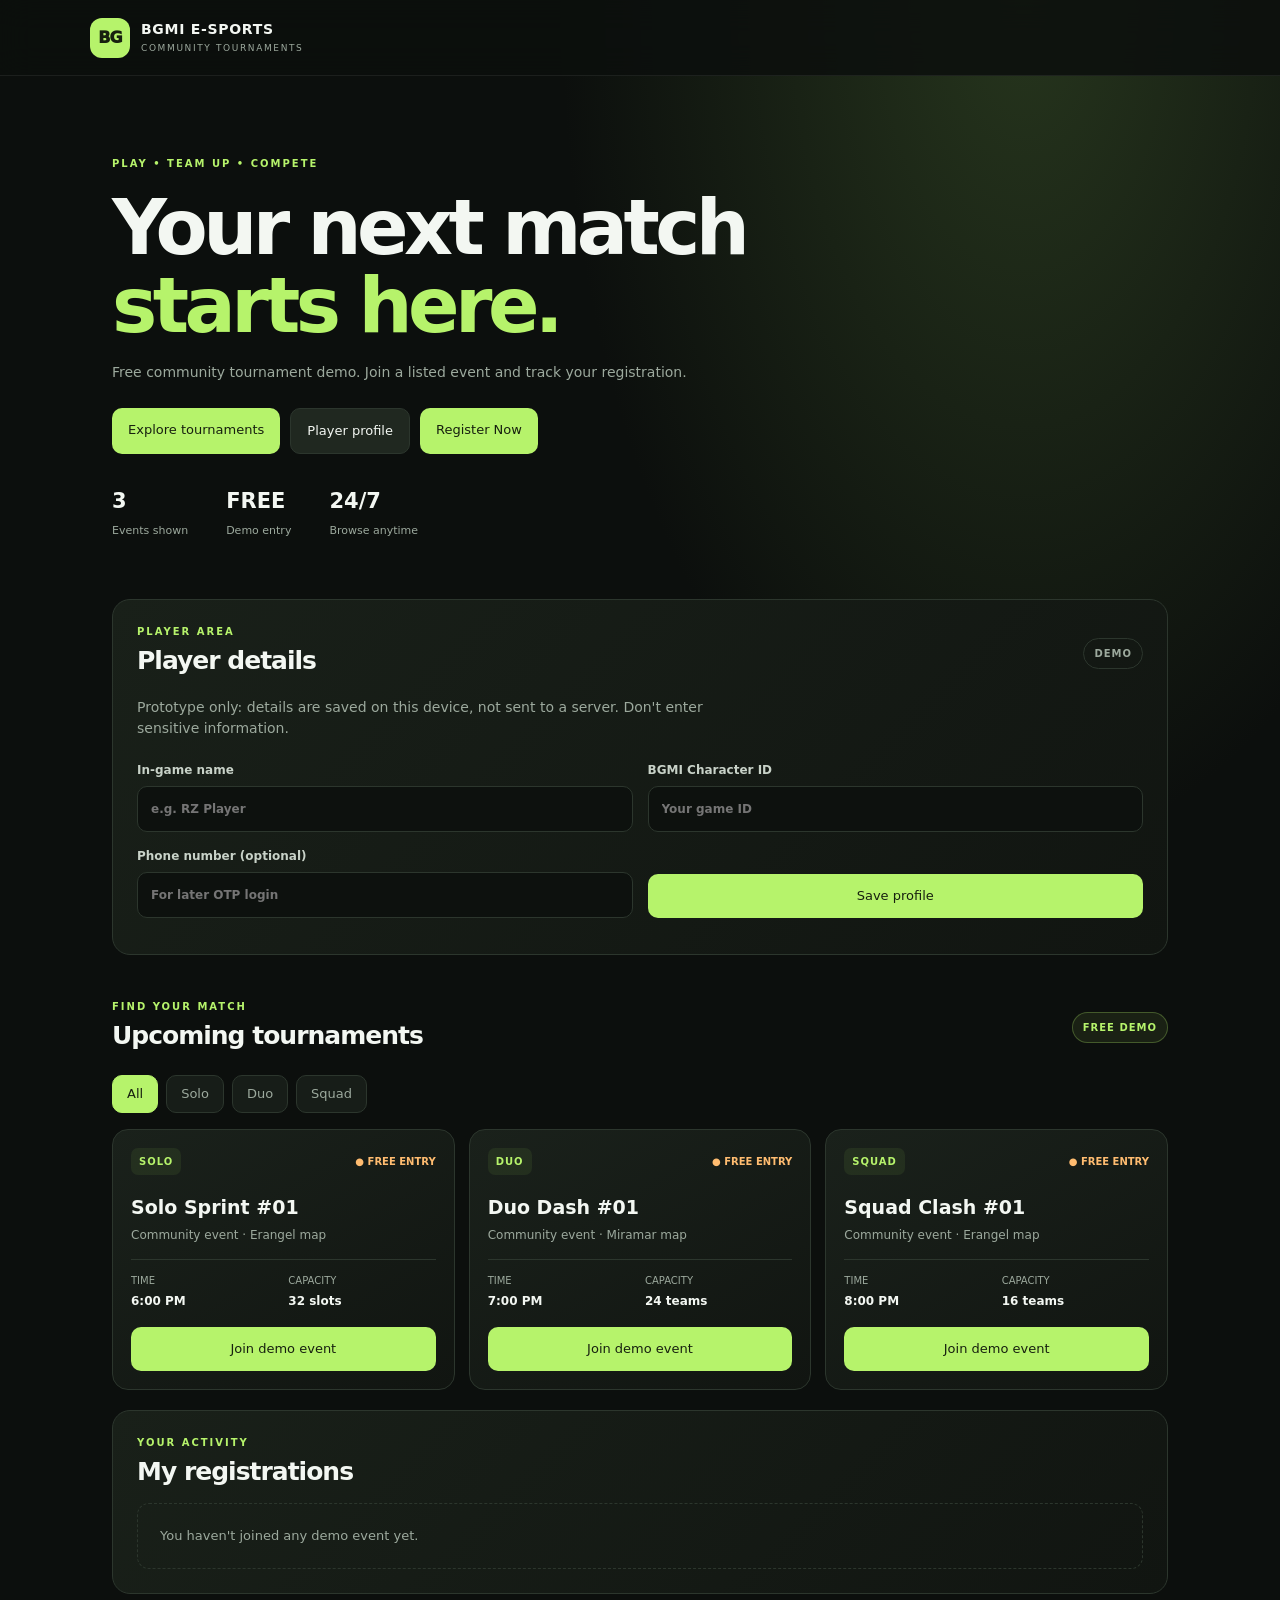
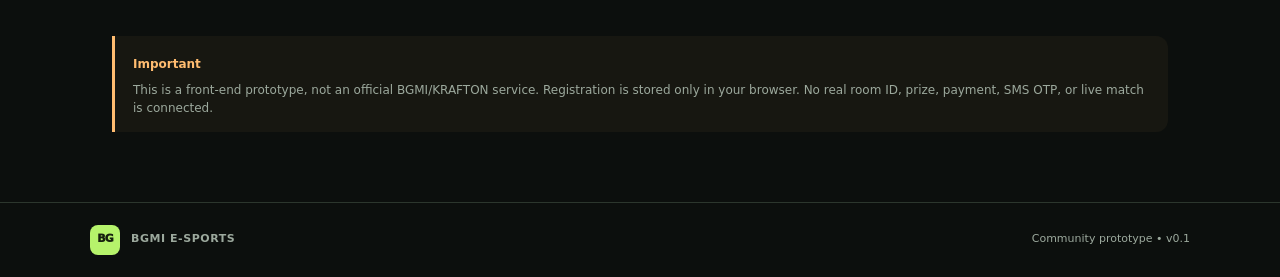
<file: index.html>
<!doctype html>
<html lang="hi">
<head>
  <meta charset="utf-8">
  <meta name="viewport" content="width=device-width,initial-scale=1">
  <meta name="theme-color" content="#10130f">
  <meta name="description" content="BGMI E-SPORTS community tournament demo">
  <link rel="manifest" href="manifest.json">
  <link rel="icon" href="icon.svg" type="image/svg+xml">
  <title>BGMI E-SPORTS</title>
  <link rel="stylesheet" href="style.css">
</head>
<body>
  <header class="topbar">
    <div class="brand"><div class="brand-icon">BG</div><div><strong>BGMI E-SPORTS</strong><small>COMMUNITY TOURNAMENTS</small></div></div>
    <button id="installBtn" class="ghost hidden">Install App</button>
  </header>
  <main>
    <section class="hero">
      <div class="eyebrow">PLAY • TEAM UP • COMPETE</div>
      <h1>Your next match<br><span>starts here.</span></h1>
      <p>Free community tournament demo. Join a listed event and track your registration.</p>
      
<div class="hero-actions"><a class="primary" href="#tournaments">Explore tournaments</a><a class="secondary" href="#profile">Player profile</a><a class="primary" href="https://docs.google.com/forms/d/e/1FAIpQLScusHgY_jOMbTsUbYSFeGbrYfbqFIEu9jQOlp8oQFUt8ugVOQ/viewform" target="_blank" rel="noopener noreferrer">Register Now</a></div>

      <div class="stats"><div><b id="eventCount">3</b><small>Events shown</small></div><div><b>FREE</b><small>Demo entry</small></div><div><b>24/7</b><small>Browse anytime</small></div></div>
    </section>

    <section id="profile" class="panel">
      <div class="section-heading"><div><div class="eyebrow">PLAYER AREA</div><h2>Player details</h2></div><span class="tag">DEMO</span></div>
      <p class="muted">Prototype only: details are saved on this device, not sent to a server. Don't enter sensitive information.</p>
      <form id="profileForm" class="form-grid">
        <label>In-game name<input id="playerName" maxlength="24" placeholder="e.g. RZ Player" required></label>
        <label>BGMI Character ID<input id="playerId" inputmode="numeric" maxlength="20" placeholder="Your game ID" required></label>
        <label>Phone number (optional)<input id="phone" inputmode="tel" maxlength="16" placeholder="For later OTP login"></label>
        <button class="primary" type="submit">Save profile</button>
      </form>
      <p id="profileMessage" class="message" aria-live="polite"></p>
    </section>

    <section id="tournaments">
      <div class="section-heading"><div><div class="eyebrow">FIND YOUR MATCH</div><h2>Upcoming tournaments</h2></div><span class="tag green">FREE DEMO</span></div>
      <div class="filters"><button class="filter active" data-filter="All">All</button><button class="filter" data-filter="Solo">Solo</button><button class="filter" data-filter="Duo">Duo</button><button class="filter" data-filter="Squad">Squad</button></div>
      <div id="tournamentList" class="tournament-list"></div>
    </section>

    <section id="registrations" class="panel">
      <div class="section-heading"><div><div class="eyebrow">YOUR ACTIVITY</div><h2>My registrations</h2></div></div>
      <div id="myRegistrations" class="empty">You haven't joined any demo event yet.</div>
    </section>

    <section class="notice">
      <strong>Important</strong>
      <p>This is a front-end prototype, not an official BGMI/KRAFTON service. Registration is stored only in your browser. No real room ID, prize, payment, SMS OTP, or live match is connected.</p>
    </section>
  </main>
  <footer><div class="brand compact"><div class="brand-icon">BG</div><strong>BGMI E-SPORTS</strong></div><span>Community prototype • v0.1</span></footer>

  <dialog id="joinDialog">
    <form method="dialog" id="joinForm">
      <button class="close" value="cancel" aria-label="Close">×</button>
      <div class="eyebrow">TOURNAMENT REGISTRATION</div>
      <h2 id="dialogTitle">Join tournament</h2>
      <p id="dialogDescription" class="muted"></p>
      <label>Team name (optional)<input id="teamName" maxlength="28" placeholder="Your team"></label>
      <p class="muted tiny">Demo only. Make sure your profile is saved first. No payment is requested.</p>
      <div class="dialog-actions"><button class="secondary" value="cancel">Cancel</button><button id="confirmJoin" class="primary" value="default">Confirm demo join</button></div>
    </form>
  </dialog>
  <div id="toast" class="toast" role="status"></div>
  <script src="app.js"></script>
</body>
</html>
</file>
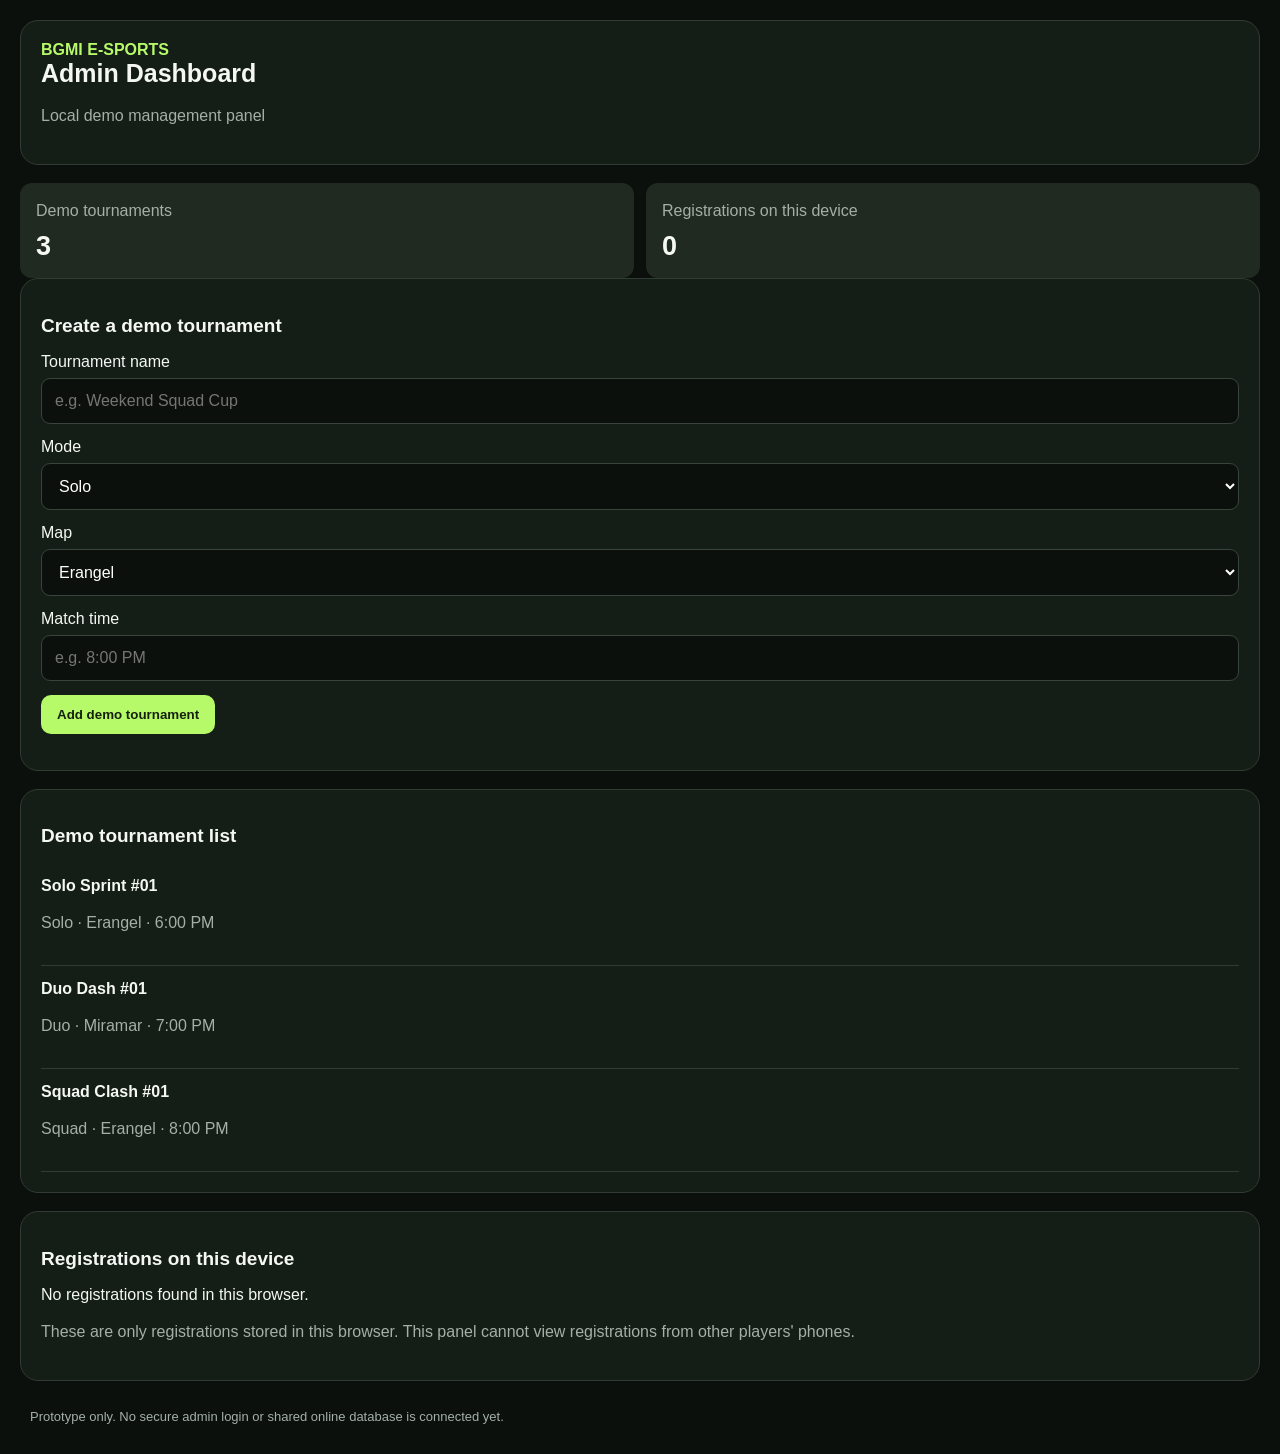
<file: admin.html>
<!doctype html>
<html lang="en">
<head>
<meta charset="utf-8">
<meta name="viewport" content="width=device-width,initial-scale=1">
<title>BGMI E-SPORTS Admin</title>
<style>
*{box-sizing:border-box}
body{margin:0;background:#0b100d;color:#f4f7f2;
font-family:Arial,sans-serif;padding:20px}
header,.panel{background:#151d17;border:1px solid #303b32;
border-radius:18px;padding:20px;margin-bottom:18px}
h1{margin:0 0 8px;font-size:25px}
h2{font-size:19px}
p,.muted{color:#a4b0a5;line-height:1.5}
.badge{color:#b7fa69;font-weight:bold}
.stats{display:grid;grid-template-columns:repeat(2,minmax(0,1fr));gap:12px}
.stat{background:#202a21;border-radius:12px;padding:16px}
.number{font-size:27px;font-weight:bold;margin-top:8px}
button{border:0;border-radius:10px;padding:12px 16px;
font-weight:bold;background:#b7fa69;color:#15200f}
button.secondary{background:#29352b;color:white}
input,select{width:100%;padding:13px;margin:7px 0 14px;
border-radius:9px;border:1px solid #39443b;background:#0b100d;
color:white;font-size:16px}
.event{padding:14px 0;border-bottom:1px solid #303b32}
footer{font-size:13px;color:#a4b0a5;padding:10px}
</style>
</head>
<body>
<header>
  <div class="badge">BGMI E-SPORTS</div>
  <h1>Admin Dashboard</h1>
  <p>Local demo management panel</p>
</header>

<div class="stats">
  <div class="stat">
    <div class="muted">Demo tournaments</div>
    <div class="number" id="eventCount">3</div>
  </div>
  <div class="stat">
    <div class="muted">Registrations on this device</div>
    <div class="number" id="registrationCount">0</div>
  </div>
</div>

<section class="panel">
  <h2>Create a demo tournament</h2>
  <form id="eventForm">
    <label>Tournament name</label>
    <input id="eventName" required maxlength="60"
      placeholder="e.g. Weekend Squad Cup">
    <label>Mode</label>
    <select id="eventMode">
      <option>Solo</option>
      <option>Duo</option>
      <option>Squad</option>
    </select>
    <label>Map</label>
    <select id="eventMap">
      <option>Erangel</option>
      <option>Miramar</option>
      <option>Sanhok</option>
    </select>
    <label>Match time</label>
    <input id="eventTime" required placeholder="e.g. 8:00 PM">
    <button type="submit">Add demo tournament</button>
  </form>
  <p id="message" role="status"></p>
</section>

<section class="panel">
  <h2>Demo tournament list</h2>
  <div id="eventList"></div>
</section>

<section class="panel">
  <h2>Registrations on this device</h2>
  <div id="registrationList"></div>
  <p class="muted">
    These are only registrations stored in this browser.
    This panel cannot view registrations from other players' phones.
  </p>
</section>

<footer>
  Prototype only. No secure admin login or shared online database
  is connected yet.
</footer>

<script>
const key = "bgmi-esports-admin-events";
const defaults = [
 {id:"solo-sprint",title:"Solo Sprint #01",mode:"Solo",
  map:"Erangel",time:"6:00 PM"},
 {id:"duo-dash",title:"Duo Dash #01",mode:"Duo",
  map:"Miramar",time:"7:00 PM"},
 {id:"squad-clash",title:"Squad Clash #01",mode:"Squad",
  map:"Erangel",time:"8:00 PM"}
];

function read(key,fallback){
 try {
  const value=JSON.parse(localStorage.getItem(key));
  return value ?? fallback;
 } catch { return fallback; }
}
function safe(text){
 const el=document.createElement("span");
 el.textContent=String(text ?? "");
 return el.textContent;
}
function render(){
 const events=read(key,defaults);
 const regs=read("bgmi-esports-registrations",[]);
 document.getElementById("eventCount").textContent=events.length;
 document.getElementById("registrationCount").textContent=regs.length;
 const list=document.getElementById("eventList");
 list.replaceChildren();

 events.forEach((event,index)=>{
  const item=document.createElement("div");
  item.className="event";
  const title=document.createElement("strong");
  title.textContent=event.title;
  const detail=document.createElement("p");
  detail.textContent=event.mode+" · "+event.map+" · "+event.time;
  item.append(title,detail);

  if(index>=3){
   const remove=document.createElement("button");
   remove.className="secondary";
   remove.textContent="Remove demo event";
   remove.onclick=()=>{
    if(!confirm("Remove this local demo event?"))return;
    const updated=read(key,defaults);
    updated.splice(index,1);
    localStorage.setItem(key,JSON.stringify(updated));
    render();
   };
   item.append(remove);
  }
  list.append(item);
 });
 if(!events.length)list.textContent="No demo tournaments yet.";

 const regList=document.getElementById("registrationList");
 regList.replaceChildren();
 if(!regs.length){
  regList.textContent="No registrations found in this browser.";
 }else{
  regs.forEach(reg=>{
   const row=document.createElement("p");
   const event=defaults.find(e=>e.id===reg.eventId);
   row.textContent=(event?.title || reg.eventId)+" · "+(reg.team || "No team name");
   regList.append(row);
  });
 }
}
document.getElementById("eventForm").addEventListener("submit",e=>{
 e.preventDefault();
 const events=read(key,defaults);
 events.push({
  id:"custom-"+Date.now(),
  title:document.getElementById("eventName").value.trim(),
  mode:document.getElementById("eventMode").value,
  map:document.getElementById("eventMap").value,
  time:document.getElementById("eventTime").value.trim()
 });
 localStorage.setItem(key,JSON.stringify(events));
 e.target.reset();
 document.getElementById("message").textContent=
  "Demo tournament added on this device.";
 render();
});
render();
</script>
</body>
</html>
</file>
<file: style.css>
:root{--bg:#0c0f0d;--panel:#151a16;--panel2:#1c231d;--text:#f3f7f2;--muted:#9ca99d;--green:#b6f36b;--line:#2c362d;--orange:#ffbc70}
*{box-sizing:border-box}html{scroll-behavior:smooth}body{margin:0;background:radial-gradient(ellipse at 80% 0%,#26351d 0,transparent 32%),var(--bg);color:var(--text);font-family:Inter,system-ui,-apple-system,Segoe UI,sans-serif;line-height:1.5}
a{color:inherit;text-decoration:none}.topbar{height:76px;display:flex;align-items:center;justify-content:space-between;padding:0 max(20px,calc((100% - 1100px)/2));border-bottom:1px solid #ffffff12;background:#0c0f0ddd;position:sticky;top:0;z-index:5;backdrop-filter:blur(16px)}
.brand{display:flex;align-items:center;gap:11px}.brand-icon{width:40px;height:40px;border-radius:12px;background:var(--green);color:#17200f;display:grid;place-items:center;font-weight:1000;letter-spacing:-1px}.brand strong{display:block;letter-spacing:.05em;font-size:14px}.brand small{display:block;font-size:9px;color:var(--muted);letter-spacing:.18em;margin-top:2px}.ghost,.secondary,.primary,.filter{border:0;border-radius:10px;padding:12px 16px;font-weight:800;cursor:pointer;font:inherit;font-size:13px}.primary{background:var(--green);color:#17200f}.secondary,.ghost{background:#202820;color:var(--text);border:1px solid var(--line)}.hidden{display:none}
main{max-width:1100px;margin:auto;padding:28px 22px 70px}.hero{padding:52px 0 38px;max-width:720px}.eyebrow{font-size:10px;font-weight:900;letter-spacing:.2em;color:var(--green)}h1{font-size:clamp(42px,7vw,76px);line-height:1.02;letter-spacing:-.06em;margin:18px 0}h1 span{color:var(--green)}.hero p,.muted{color:var(--muted);font-size:14px;max-width:590px}.hero-actions{display:flex;flex-wrap:wrap;gap:10px;margin:25px 0}.hero-actions a{display:inline-block}.stats{display:flex;gap:38px;margin-top:32px}.stats b{display:block;font-size:21px}.stats small{color:var(--muted);font-size:11px}.panel{background:linear-gradient(135deg,#192019,#111511);border:1px solid var(--line);border-radius:18px;padding:24px;margin:20px 0 42px}.section-heading{display:flex;align-items:center;justify-content:space-between;gap:14px;margin:44px 0 18px}.panel .section-heading{margin:0 0 10px}h2{font-size:25px;letter-spacing:-.04em;margin:3px 0}.tag{font-size:10px;letter-spacing:.1em;font-weight:900;padding:7px 10px;border:1px solid var(--line);border-radius:999px;color:var(--muted);white-space:nowrap}.tag.green{background:#b6f36b15;color:var(--green);border-color:#b6f36b44}.form-grid{display:grid;grid-template-columns:repeat(2,minmax(0,1fr));gap:15px;margin-top:22px}.form-grid label,.dialog-actions+label,dialog label{font-size:12px;color:#c8d2c8;font-weight:700}.form-grid input,dialog input{display:block;width:100%;margin-top:7px;border:1px solid var(--line);border-radius:10px;padding:13px;background:#0d110e;color:var(--text);outline:none;font:inherit}.form-grid input:focus,dialog input:focus{border-color:var(--green)}.form-grid button{align-self:end}.message{font-size:12px;color:var(--green);margin-bottom:0}.filters{display:flex;gap:8px;margin:0 0 16px}.filter{padding:8px 14px;background:#171d18;border:1px solid var(--line);color:var(--muted)}.filter.active{background:var(--green);color:#17200f;border-color:var(--green)}.tournament-list{display:grid;grid-template-columns:repeat(3,minmax(0,1fr));gap:14px}.event{background:linear-gradient(150deg,#1a211b,#111511);border:1px solid var(--line);border-radius:16px;padding:18px;display:flex;flex-direction:column;min-height:240px}.event-top{display:flex;align-items:center;justify-content:space-between;gap:8px}.mode{font-size:10px;font-weight:900;letter-spacing:.1em;color:var(--green);background:#b6f36b12;padding:6px 8px;border-radius:7px}.free{font-size:10px;color:var(--orange);font-weight:900}.event h3{font-size:19px;margin:18px 0 5px}.event p{font-size:12px;color:var(--muted);margin:0 0 15px}.event-meta{display:grid;grid-template-columns:1fr 1fr;gap:10px;border-top:1px solid var(--line);padding-top:13px;margin-top:auto}.event-meta small{display:block;color:var(--muted);font-size:10px}.event-meta b{font-size:12px}.event button{margin-top:15px;width:100%}.empty{padding:22px;border:1px dashed var(--line);border-radius:12px;color:var(--muted);font-size:13px}.registration-row{display:flex;justify-content:space-between;align-items:center;gap:14px;padding:14px 0;border-bottom:1px solid var(--line)}.registration-row:last-child{border:0}.registration-row strong{display:block;font-size:13px}.registration-row small{color:var(--muted)}.notice{border-left:3px solid var(--orange);background:#ffbc700c;padding:15px 18px;border-radius:0 12px 12px 0;margin-top:36px}.notice strong{color:var(--orange);font-size:12px}.notice p{font-size:12px;color:var(--muted);margin:6px 0 0}footer{border-top:1px solid var(--line);padding:22px max(22px,calc((100% - 1100px)/2));display:flex;justify-content:space-between;align-items:center;gap:10px;color:var(--muted);font-size:11px}.compact .brand-icon{width:30px;height:30px;border-radius:8px;font-size:11px}.compact strong{font-size:11px}dialog{width:min(440px,calc(100% - 28px));border:1px solid var(--line);border-radius:18px;background:#151a16;color:var(--text);padding:25px;box-shadow:0 20px 90px #000a}dialog::backdrop{background:#000b;backdrop-filter:blur(5px)}dialog h2{margin:8px 0}.close{float:right;border:0;background:transparent;color:var(--muted);font-size:28px;cursor:pointer}.tiny{font-size:11px}.dialog-actions{display:flex;justify-content:flex-end;gap:8px;margin-top:20px}.toast{position:fixed;bottom:20px;left:50%;transform:translate(-50%,20px);background:var(--green);color:#17200f;font-weight:800;font-size:12px;padding:12px 18px;border-radius:999px;opacity:0;pointer-events:none;transition:.2s;z-index:10}.toast.show{opacity:1;transform:translate(-50%,0)}
@media(max-width:760px){main{padding:16px 16px 48px}.hero{padding:42px 0 30px}.tournament-list{grid-template-columns:1fr}.event{min-height:0}.form-grid{grid-template-columns:1fr}.stats{gap:24px}.section-heading{margin-top:36px}.panel{padding:18px}.topbar{padding:0 16px}.brand strong{font-size:12px}footer{padding:20px 16px;align-items:flex-start;flex-direction:column}}
</file>
